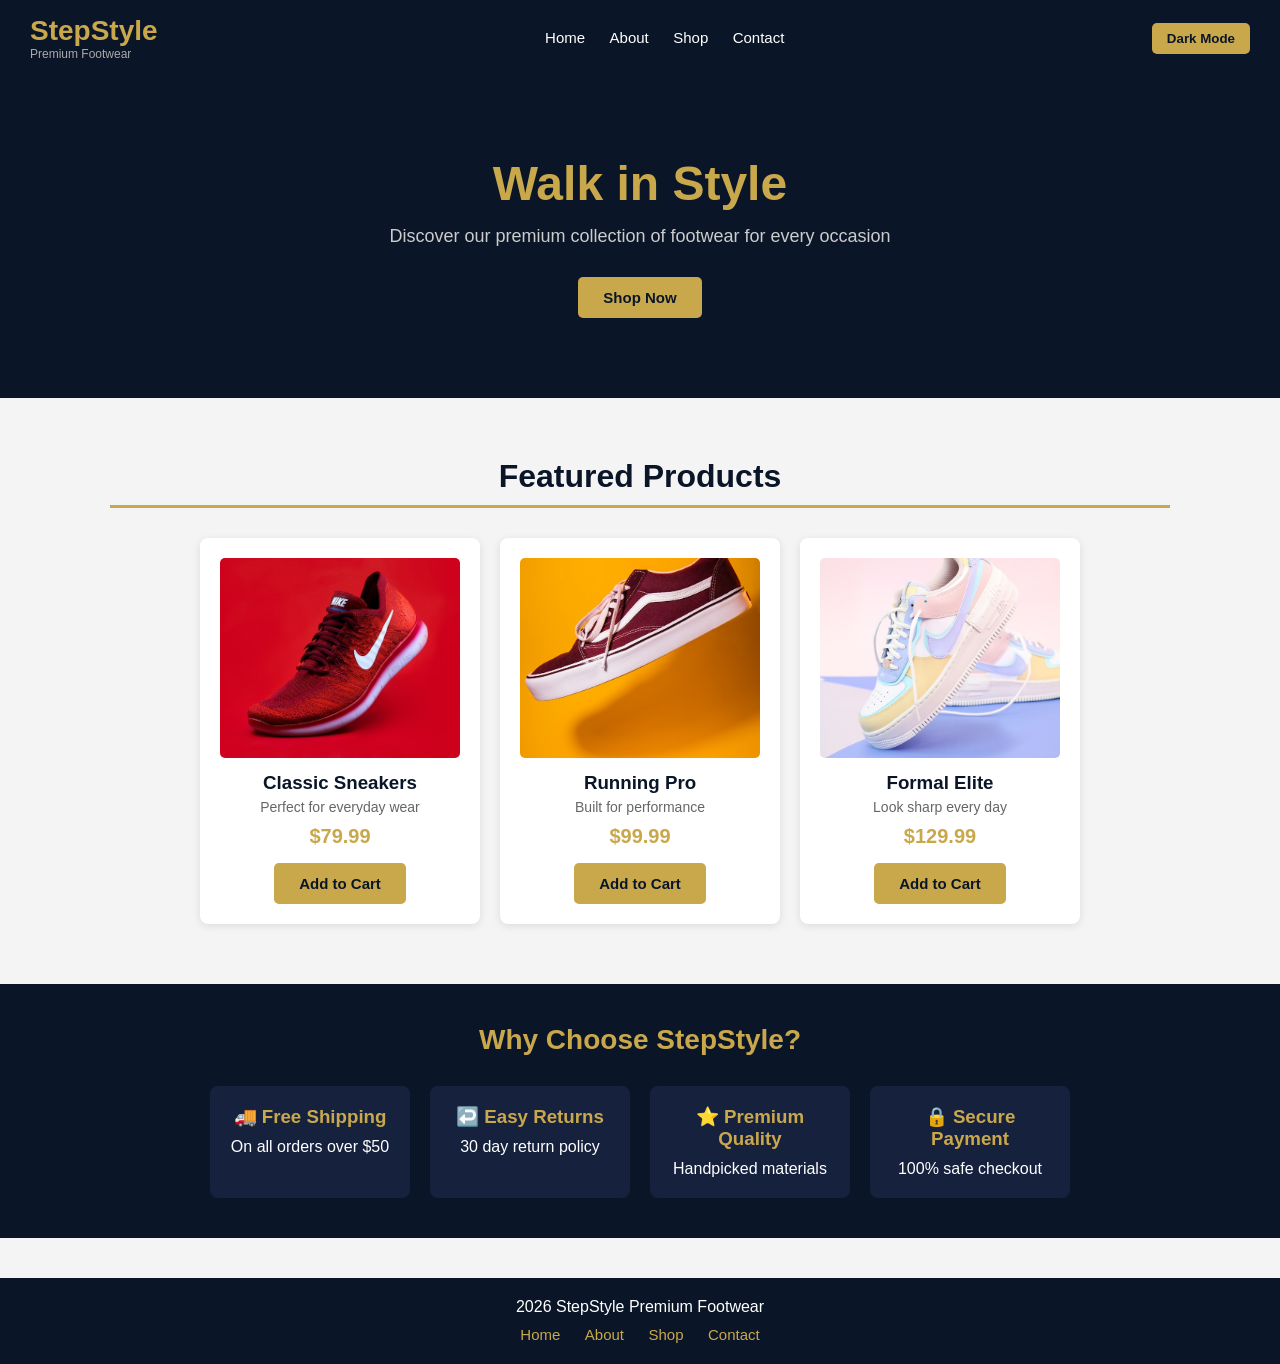
<file: index.html>
<!DOCTYPE html>
<html lang="en">
<head>
    <meta charset="UTF-8">
    <meta name="viewport" content="width=device-width, initial-scale=1.0">
    <title>StepStyle - Premium Footwear</title>
    <link rel="stylesheet" href="css/style.css">
</head>
<body>

    <!-- HEADER -->
    <header>
        <div class="logo">
            <h1>StepStyle</h1>
            <p>Premium Footwear</p>
        </div>
        <nav>
            <a href="index.html">Home</a>
            <a href="about.html">About</a>
            <a href="services.html">Shop</a>
            <a href="contact.html">Contact</a>
        </nav>
        <button onclick="toggleDarkMode()" id="darkBtn">
            Dark Mode
        </button>
    </header>

    <!-- HERO SECTION -->
    <section id="hero">
        <div class="hero-content">
            <h2>Walk in Style</h2>
            <p>Discover our premium collection of 
            footwear for every occasion</p>
            <a href="services.html" class="btn">
                Shop Now
            </a>
        </div>
    </section>

    <!-- FEATURED PRODUCTS -->
    <section id="featured">
        <h2>Featured Products</h2>
        <div class="products">

            <div class="product-card">
                <img src="images/shoe1.jpg" 
                alt="Classic White Sneakers">
                <h3>Classic Sneakers</h3>
                <p>Perfect for everyday wear</p>
                <span class="price">$79.99</span>
                <button onclick="addToCart('Classic Sneakers')" 
                class="btn">Add to Cart</button>
            </div>

            <div class="product-card">
                <img src="images/shoe2.jpg" 
                alt="Running Shoes">
                <h3>Running Pro</h3>
                <p>Built for performance</p>
                <span class="price">$99.99</span>
                <button onclick="addToCart('Running Pro')" 
                class="btn">Add to Cart</button>
            </div>

            <div class="product-card">
                <img src="images/shoe3.jpg" 
                alt="Formal Shoes">
                <h3>Formal Elite</h3>
                <p>Look sharp every day</p>
                <span class="price">$129.99</span>
                <button onclick="addToCart('Formal Elite')" 
                class="btn">Add to Cart</button>
            </div>

        </div>
    </section>

    <!-- CART NOTIFICATION -->
    <div id="cartMsg"></div>

    <!-- WHY CHOOSE US -->
    <section id="features">
        <h2>Why Choose StepStyle?</h2>
        <div class="features-grid">
            <div class="feature">
                <h3>🚚 Free Shipping</h3>
                <p>On all orders over $50</p>
            </div>
            <div class="feature">
                <h3>↩️ Easy Returns</h3>
                <p>30 day return policy</p>
            </div>
            <div class="feature">
                <h3>⭐ Premium Quality</h3>
                <p>Handpicked materials</p>
            </div>
            <div class="feature">
                <h3>🔒 Secure Payment</h3>
                <p>100% safe checkout</p>
            </div>
        </div>
    </section>

    <!-- FOOTER -->
    <footer>
        <p>2026 StepStyle Premium Footwear</p>
        <nav>
            <a href="index.html">Home</a>
            <a href="about.html">About</a>
            <a href="services.html">Shop</a>
            <a href="contact.html">Contact</a>
        </nav>
    </footer>

    <script src="js/script.js"></script>
</body>
</html>
</file>
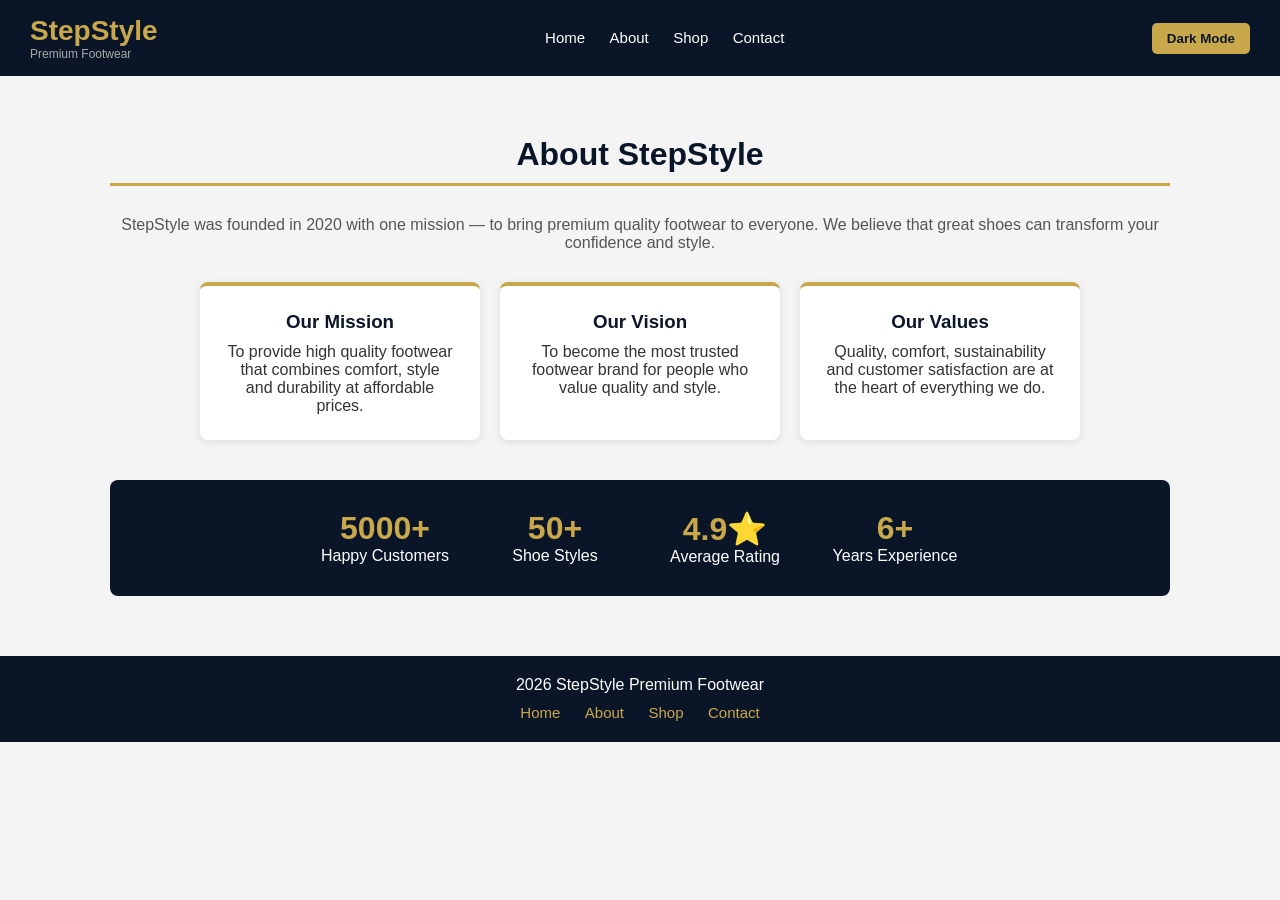
<file: about.html>
<!DOCTYPE html>
<html lang="en">
<head>
    <meta charset="UTF-8">
    <meta name="viewport" content="width=device-width, initial-scale=1.0">
    <title>About - StepStyle</title>
    <link rel="stylesheet" href="css/style.css">
</head>
<body>

    <header>
        <div class="logo">
            <h1>StepStyle</h1>
            <p>Premium Footwear</p>
        </div>
        <nav>
            <a href="index.html">Home</a>
            <a href="about.html">About</a>
            <a href="services.html">Shop</a>
            <a href="contact.html">Contact</a>
        </nav>
        <button onclick="toggleDarkMode()" id="darkBtn">
            Dark Mode
        </button>
    </header>

    <section id="about">
        <h2>About StepStyle</h2>
        <p>StepStyle was founded in 2020 with one
        mission — to bring premium quality footwear
        to everyone. We believe that great shoes
        can transform your confidence and style.</p>

        <div class="about-grid">
            <div class="about-card">
                <h3>Our Mission</h3>
                <p>To provide high quality footwear
                that combines comfort, style and
                durability at affordable prices.</p>
            </div>
            <div class="about-card">
                <h3>Our Vision</h3>
                <p>To become the most trusted
                footwear brand for people who
                value quality and style.</p>
            </div>
            <div class="about-card">
                <h3>Our Values</h3>
                <p>Quality, comfort, sustainability
                and customer satisfaction are at
                the heart of everything we do.</p>
            </div>
        </div>

        <div class="stats">
            <div class="stat">
                <h3>5000+</h3>
                <p>Happy Customers</p>
            </div>
            <div class="stat">
                <h3>50+</h3>
                <p>Shoe Styles</p>
            </div>
            <div class="stat">
                <h3>4.9⭐</h3>
                <p>Average Rating</p>
            </div>
            <div class="stat">
                <h3>6+</h3>
                <p>Years Experience</p>
            </div>
        </div>
    </section>

    <footer>
        <p>2026 StepStyle Premium Footwear</p>
        <nav>
            <a href="index.html">Home</a>
            <a href="about.html">About</a>
            <a href="services.html">Shop</a>
            <a href="contact.html">Contact</a>
        </nav>
    </footer>

    <script src="js/script.js"></script>
</body>
</html>
</file>
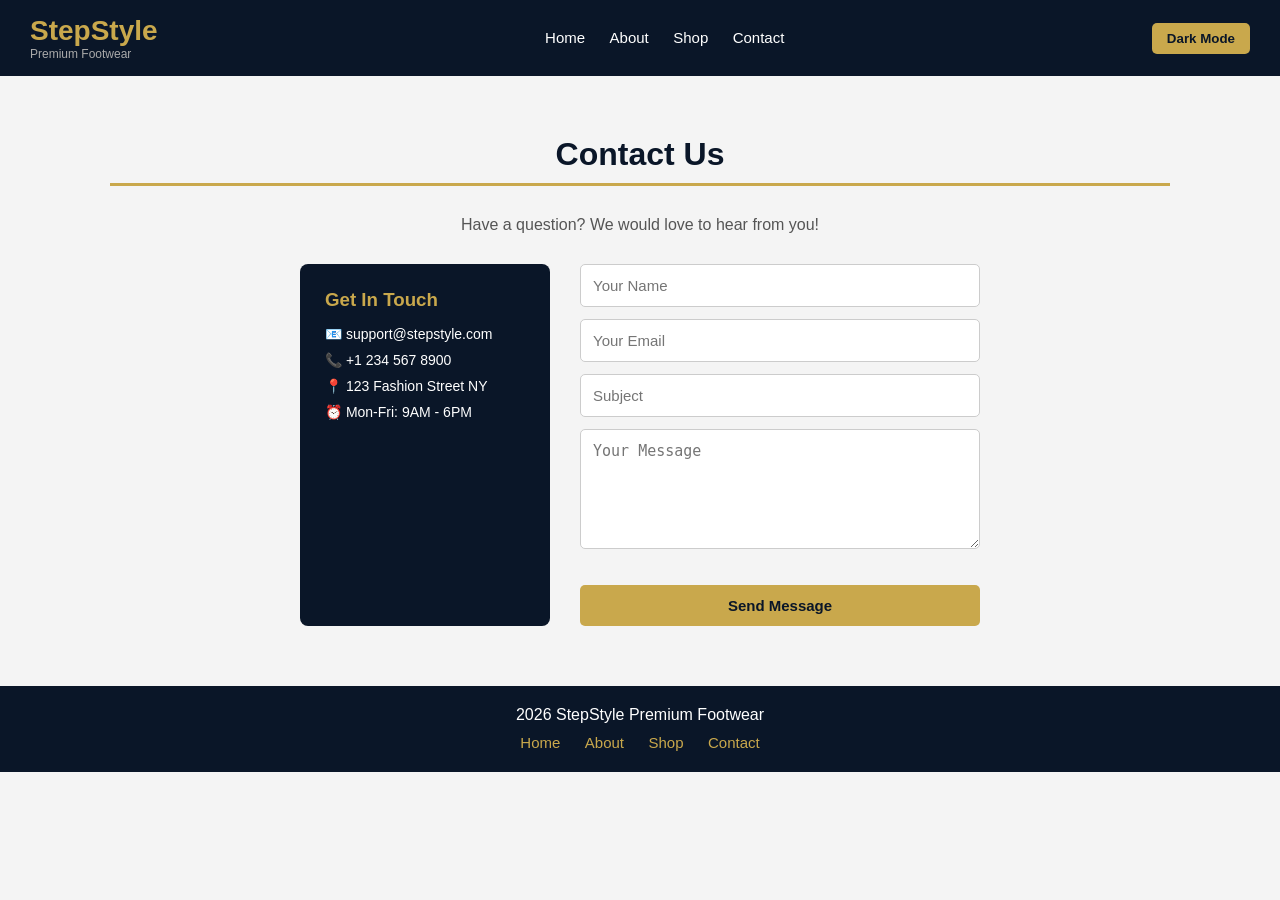
<file: contact.html>
<!DOCTYPE html>
<html lang="en">
<head>
    <meta charset="UTF-8">
    <meta name="viewport" content="width=device-width, initial-scale=1.0">
    <title>Contact - StepStyle</title>
    <link rel="stylesheet" href="css/style.css">
</head>
<body>

    <header>
        <div class="logo">
            <h1>StepStyle</h1>
            <p>Premium Footwear</p>
        </div>
        <nav>
            <a href="index.html">Home</a>
            <a href="about.html">About</a>
            <a href="services.html">Shop</a>
            <a href="contact.html">Contact</a>
        </nav>
        <button onclick="toggleDarkMode()" id="darkBtn">
            Dark Mode
        </button>
    </header>

    <section id="contact">
        <h2>Contact Us</h2>
        <p>Have a question? We would love 
        to hear from you!</p>

        <div class="contact-grid">
            <div class="contact-info">
                <h3>Get In Touch</h3>
                <p>📧 support@stepstyle.com</p>
                <p>📞 +1 234 567 8900</p>
                <p>📍 123 Fashion Street NY</p>
                <p>⏰ Mon-Fri: 9AM - 6PM</p>
            </div>

            <form onsubmit="return validateForm(event)">
                <input type="text" id="name"
                placeholder="Your Name">
                <input type="email" id="email"
                placeholder="Your Email">
                <input type="text" id="subject"
                placeholder="Subject">
                <textarea id="message"
                placeholder="Your Message"></textarea>
                <div id="errorMsg"
                style="color:red"></div>
                <div id="successMsg"
                style="color:green"></div>
                <button type="submit"
                class="btn">Send Message</button>
            </form>
        </div>
    </section>

    <footer>
        <p>2026 StepStyle Premium Footwear</p>
        <nav>
            <a href="index.html">Home</a>
            <a href="about.html">About</a>
            <a href="services.html">Shop</a>
            <a href="contact.html">Contact</a>
        </nav>
    </footer>

    <script src="js/script.js"></script>
</body>
</html>
</file>
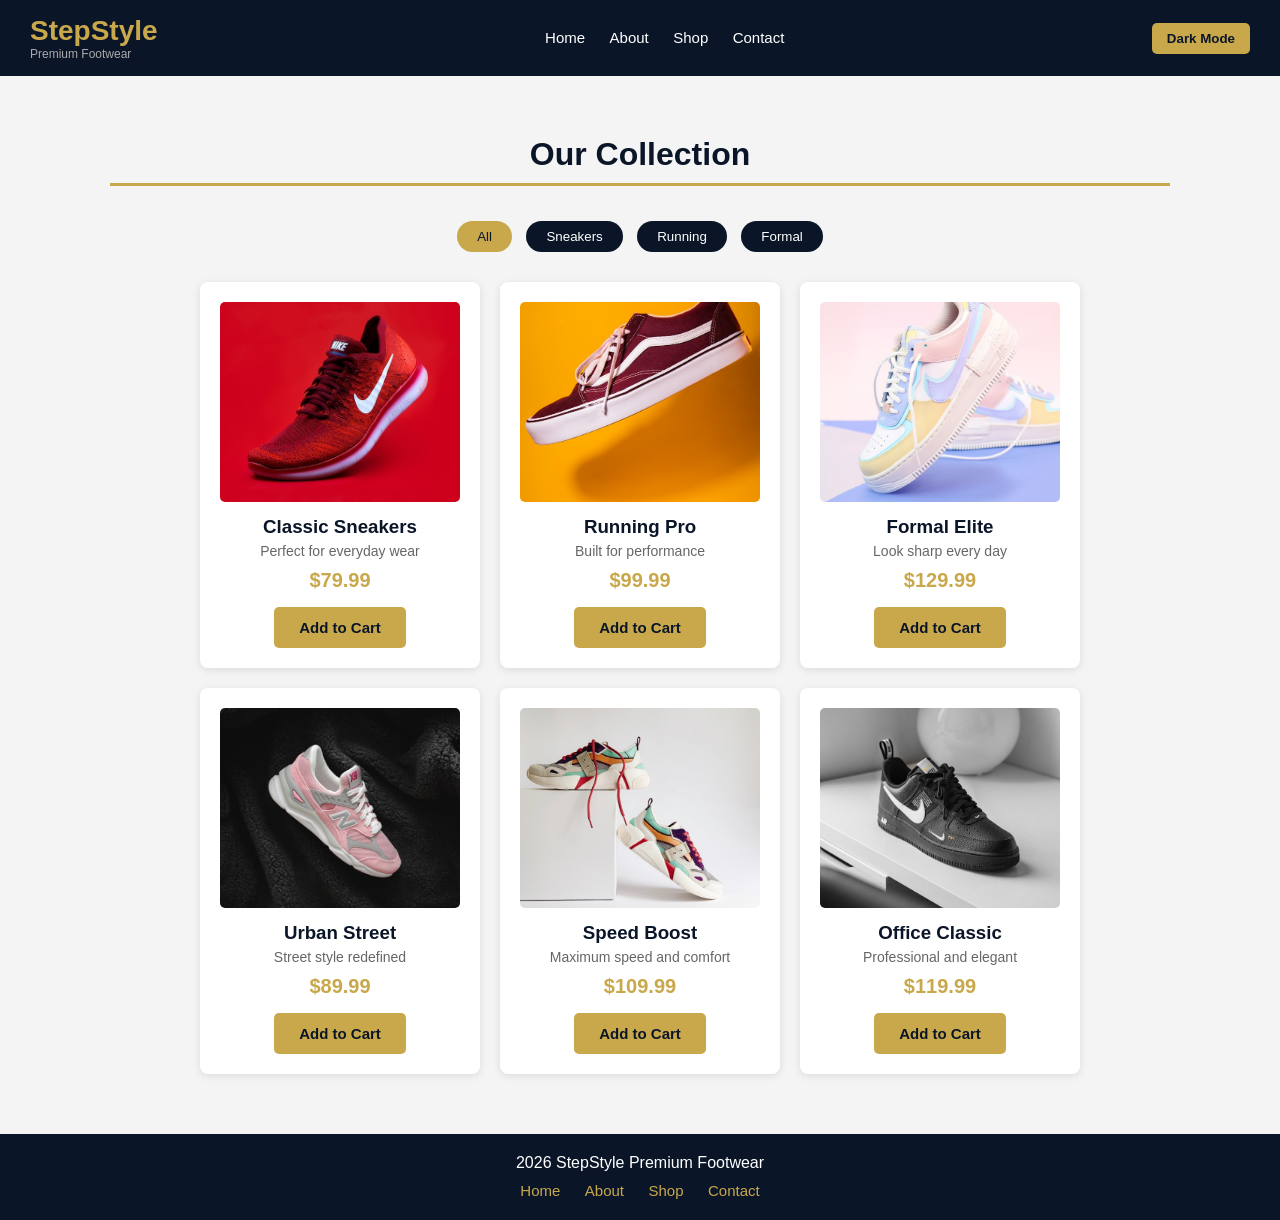
<file: services.html>
<!DOCTYPE html>
<html lang="en">
<head>
    <meta charset="UTF-8">
    <meta name="viewport" content="width=device-width, initial-scale=1.0">
    <title>Shop - StepStyle</title>
    <link rel="stylesheet" href="css/style.css">
</head>
<body>

    <header>
        <div class="logo">
            <h1>StepStyle</h1>
            <p>Premium Footwear</p>
        </div>
        <nav>
            <a href="index.html">Home</a>
            <a href="about.html">About</a>
            <a href="services.html">Shop</a>
            <a href="contact.html">Contact</a>
        </nav>
        <button onclick="toggleDarkMode()" id="darkBtn">
            Dark Mode
        </button>
    </header>

    <section id="shop">
        <h2>Our Collection</h2>

        <div class="filters">
            <button onclick="filterProducts('all')"
            class="filter-btn active" id="btn-all">
            All</button>
            <button onclick="filterProducts('sneakers')"
            class="filter-btn" id="btn-sneakers">
            Sneakers</button>
            <button onclick="filterProducts('running')"
            class="filter-btn" id="btn-running">
            Running</button>
            <button onclick="filterProducts('formal')"
            class="filter-btn" id="btn-formal">
            Formal</button>
        </div>

        <div class="products" id="productGrid">

            <div class="product-card"
            data-category="sneakers">
                <img src="images/shoe1.jpg"
                alt="Classic Sneakers">
                <h3>Classic Sneakers</h3>
                <p>Perfect for everyday wear</p>
                <span class="price">$79.99</span>
                <button onclick="addToCart('Classic Sneakers')"
                class="btn">Add to Cart</button>
            </div>

            <div class="product-card"
            data-category="running">
                <img src="images/shoe2.jpg"
                alt="Running Pro">
                <h3>Running Pro</h3>
                <p>Built for performance</p>
                <span class="price">$99.99</span>
                <button onclick="addToCart('Running Pro')"
                class="btn">Add to Cart</button>
            </div>

            <div class="product-card"
            data-category="formal">
                <img src="images/shoe3.jpg"
                alt="Formal Elite">
                <h3>Formal Elite</h3>
                <p>Look sharp every day</p>
                <span class="price">$129.99</span>
                <button onclick="addToCart('Formal Elite')"
                class="btn">Add to Cart</button>
            </div>

            <div class="product-card"
            data-category="sneakers">
                <img src="images/shoe4.jpg"
                alt="Urban Street">
                <h3>Urban Street</h3>
                <p>Street style redefined</p>
                <span class="price">$89.99</span>
                <button onclick="addToCart('Urban Street')"
                class="btn">Add to Cart</button>
            </div>

            <div class="product-card"
            data-category="running">
                <img src="images/shoe5.jpg"
                alt="Speed Boost">
                <h3>Speed Boost</h3>
                <p>Maximum speed and comfort</p>
                <span class="price">$109.99</span>
                <button onclick="addToCart('Speed Boost')"
                class="btn">Add to Cart</button>
            </div>

            <div class="product-card"
            data-category="formal">
                <img src="images/shoe6.jpg"
                alt="Office Classic">
                <h3>Office Classic</h3>
                <p>Professional and elegant</p>
                <span class="price">$119.99</span>
                <button onclick="addToCart('Office Classic')"
                class="btn">Add to Cart</button>
            </div>

        </div>
    </section>

    <div id="cartMsg"></div>

    <footer>
        <p>2026 StepStyle Premium Footwear</p>
        <nav>
            <a href="index.html">Home</a>
            <a href="about.html">About</a>
            <a href="services.html">Shop</a>
            <a href="contact.html">Contact</a>
        </nav>
    </footer>

    <script src="js/script.js"></script>
</body>
</html>
</file>
<file: css/style.css>
* {
    margin: 0;
    padding: 0;
    box-sizing: border-box;
}

/* Body */
body {
    font-family: Arial, sans-serif;
    background-color: #f4f4f4;
    color: #333;
}

/* Header */
header {
    background-color: #0a1628;
    color: white;
    padding: 15px 30px;
    display: flex;
    justify-content: space-between;
    align-items: center;
    flex-wrap: wrap;
    gap: 10px;
}

.logo h1 {
    font-size: 28px;
    color: #c9a84c;
}

.logo p {
    font-size: 12px;
    color: #aaa;
}

nav a {
    color: white;
    text-decoration: none;
    margin-left: 20px;
    font-size: 15px;
}

nav a:hover {
    color: #c9a84c;
}

/* Dark mode button */
#darkBtn {
    background-color: #c9a84c;
    color: #0a1628;
    border: none;
    padding: 8px 15px;
    border-radius: 5px;
    cursor: pointer;
    font-weight: bold;
}

#darkBtn:hover {
    background-color: white;
}

/* Hero */
#hero {
    background-color: #0a1628;
    color: white;
    text-align: center;
    padding: 80px 20px;
}

#hero h2 {
    font-size: 48px;
    color: #c9a84c;
    margin-bottom: 15px;
}

#hero p {
    font-size: 18px;
    margin-bottom: 30px;
    color: #ccc;
}

/* Button */
.btn {
    background-color: #c9a84c;
    color: #0a1628;
    padding: 12px 25px;
    border: none;
    border-radius: 5px;
    cursor: pointer;
    font-size: 15px;
    font-weight: bold;
    text-decoration: none;
    display: inline-block;
}

.btn:hover {
    background-color: white;
    color: #0a1628;
}

/* Sections */
#featured, #shop, #about, #contact {
    max-width: 1100px;
    margin: 40px auto;
    padding: 20px;
}

#featured h2, #shop h2,
#about h2, #contact h2 {
    font-size: 32px;
    color: #0a1628;
    text-align: center;
    margin-bottom: 30px;
    border-bottom: 3px solid #c9a84c;
    padding-bottom: 10px;
}

/* Products */
.products {
    display: flex;
    flex-wrap: wrap;
    gap: 20px;
    justify-content: center;
}

.product-card {
    background: white;
    border-radius: 8px;
    padding: 20px;
    width: 280px;
    text-align: center;
    box-shadow: 0 2px 8px rgba(0,0,0,0.1);
}

.product-card img {
    width: 100%;
    height: 200px;
    object-fit: cover;
    border-radius: 5px;
    margin-bottom: 10px;
}

.product-card h3 {
    color: #0a1628;
    margin-bottom: 5px;
}

.product-card p {
    color: #666;
    font-size: 14px;
    margin-bottom: 10px;
}

.price {
    font-size: 20px;
    font-weight: bold;
    color: #c9a84c;
    display: block;
    margin-bottom: 15px;
}

/* Cart message */
#cartMsg {
    position: fixed;
    bottom: 20px;
    right: 20px;
    background-color: #0a1628;
    color: #c9a84c;
    padding: 15px 25px;
    border-radius: 8px;
    font-weight: bold;
    display: none;
    z-index: 999;
}

/* Filter buttons */
.filters {
    text-align: center;
    margin-bottom: 25px;
}

.filter-btn {
    background-color: #0a1628;
    color: white;
    border: none;
    padding: 8px 20px;
    margin: 5px;
    border-radius: 20px;
    cursor: pointer;
}

.filter-btn:hover,
.filter-btn.active {
    background-color: #c9a84c;
    color: #0a1628;
}

/* Features section */
#features {
    background-color: #0a1628;
    padding: 40px 20px;
    margin-top: 40px;
}

#features h2 {
    color: #c9a84c;
    text-align: center;
    font-size: 28px;
    margin-bottom: 30px;
}

.features-grid {
    display: flex;
    flex-wrap: wrap;
    gap: 20px;
    justify-content: center;
}

.feature {
    background-color: #16213e;
    color: white;
    padding: 20px;
    border-radius: 8px;
    width: 200px;
    text-align: center;
}

.feature h3 {
    color: #c9a84c;
    margin-bottom: 10px;
}

/* About */
#about > p {
    text-align: center;
    color: #555;
    margin-bottom: 30px;
}

.about-grid {
    display: flex;
    flex-wrap: wrap;
    gap: 20px;
    justify-content: center;
    margin-bottom: 40px;
}

.about-card {
    background: white;
    padding: 25px;
    border-radius: 8px;
    width: 280px;
    text-align: center;
    box-shadow: 0 2px 8px rgba(0,0,0,0.1);
    border-top: 4px solid #c9a84c;
}

.about-card h3 {
    color: #0a1628;
    margin-bottom: 10px;
}

/* Stats */
.stats {
    display: flex;
    flex-wrap: wrap;
    gap: 20px;
    justify-content: center;
    background-color: #0a1628;
    padding: 30px;
    border-radius: 8px;
}

.stat {
    text-align: center;
    color: white;
    width: 150px;
}

.stat h3 {
    font-size: 32px;
    color: #c9a84c;
}

/* Contact */
#contact > p {
    text-align: center;
    color: #555;
    margin-bottom: 30px;
}

.contact-grid {
    display: flex;
    flex-wrap: wrap;
    gap: 30px;
    justify-content: center;
}

.contact-info {
    background: #0a1628;
    color: white;
    padding: 25px;
    border-radius: 8px;
    width: 250px;
}

.contact-info h3 {
    color: #c9a84c;
    margin-bottom: 15px;
}

.contact-info p {
    margin-bottom: 10px;
    font-size: 14px;
}

form {
    display: flex;
    flex-direction: column;
    gap: 12px;
    width: 400px;
}

input, textarea {
    padding: 12px;
    border: 1px solid #ccc;
    border-radius: 5px;
    font-size: 15px;
    width: 100%;
}

textarea {
    height: 120px;
}

/* Footer */
footer {
    background-color: #0a1628;
    color: white;
    text-align: center;
    padding: 20px;
    margin-top: 40px;
}

footer nav {
    margin-top: 10px;
}

footer nav a {
    color: #c9a84c;
    text-decoration: none;
    margin: 0 10px;
}

footer nav a:hover {
    color: white;
}

/* Dark mode */
.dark-mode {
    background-color: #0a0a1a;
    color: white;
}

.dark-mode .product-card,
.dark-mode .about-card {
    background-color: #16213e;
    color: white;
}

.dark-mode .product-card h3,
.dark-mode .about-card h3 {
    color: #c9a84c;
}

.dark-mode #featured h2,
.dark-mode #shop h2,
.dark-mode #about h2,
.dark-mode #contact h2 {
    color: #c9a84c;
}

.dark-mode input,
.dark-mode textarea {
    background-color: #16213e;
    color: white;
    border: 1px solid #555;
}

/* Responsive */
@media (max-width: 768px) {
    header {
        flex-direction: column;
        text-align: center;
    }

    nav a {
        margin: 0 8px;
    }

    #hero h2 {
        font-size: 32px;
    }

    form {
        width: 100%;
    }

    .contact-info {
        width: 100%;
    }
}
</file>
